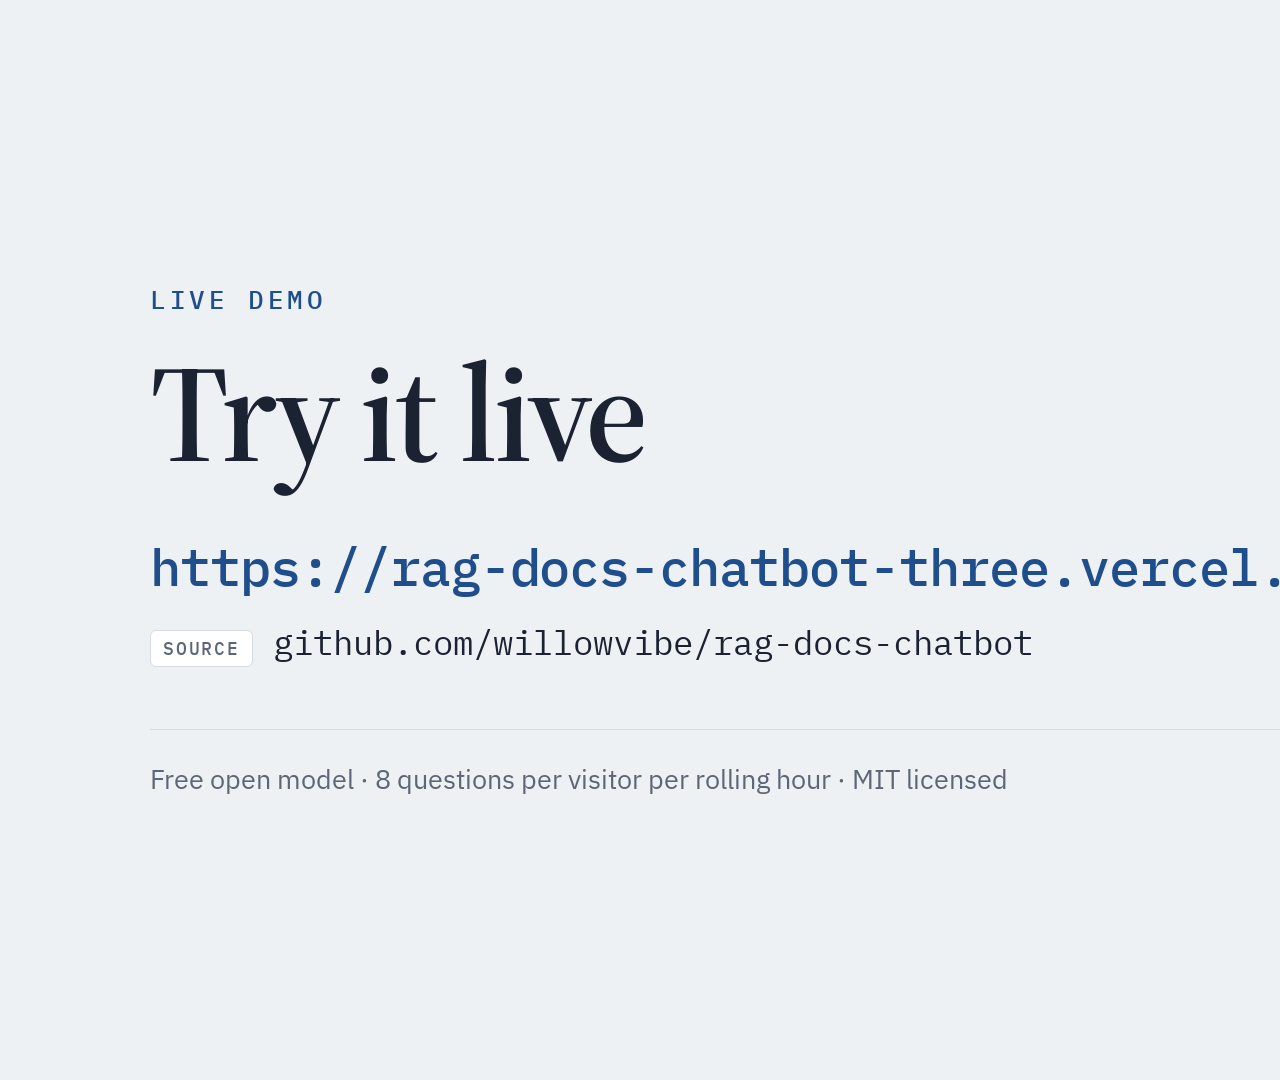
<file: scripts/demo/cards/end.html>
<!doctype html>
<html lang="en">
<head>
<meta charset="utf-8">
<title>rag-docs-chatbot</title>
<link rel="stylesheet" href="https://fonts.googleapis.com/css2?family=IBM+Plex+Mono:wght@400;500&family=IBM+Plex+Sans+Condensed:wght@600&family=IBM+Plex+Sans:wght@400;500;600&family=Source+Serif+4:ital,opsz,wght@0,8..60,400;0,8..60,600;1,8..60,400&display=swap">
<style>
  :root {
    --paper: #EEF1F4;
    --surface: #FFFFFF;
    --ink: #1B2333;
    --muted: #5B6676;
    --rule: #D5DBE3;
    --blue: #1F4E8C;
    --blue-soft: #E3EBF6;
    --highlight: #FFE36E;
    --font-ui: "IBM Plex Sans", ui-sans-serif, system-ui, -apple-system, "Segoe UI", Roboto, Helvetica, Arial, sans-serif;
    --font-serif: "Source Serif 4", ui-serif, Georgia, Cambria, "Times New Roman", Times, serif;
    --font-mono: "IBM Plex Mono", ui-monospace, SFMono-Regular, Menlo, Consolas, "Liberation Mono", monospace;
  }
  * { box-sizing: border-box; }
  html, body { margin: 0; width: 1920px; height: 1080px; overflow: hidden; }
  body {
    background: var(--paper);
    color: var(--ink);
    font-family: var(--font-ui);
    -webkit-font-smoothing: antialiased;
    text-rendering: optimizeLegibility;
  }
  .wrap {
    width: 1920px;
    height: 1080px;
    padding: 120px 150px;
    display: flex;
    flex-direction: column;
    justify-content: center;
  }
  .eyebrow {
    margin: 0 0 28px;
    color: var(--blue);
    font-family: var(--font-mono);
    font-size: 26px;
    font-weight: 500;
    letter-spacing: 0.14em;
    text-transform: uppercase;
  }
  h1 {
    margin: 0;
    color: var(--ink);
    font-family: var(--font-serif);
    font-size: 138px;
    font-weight: 600;
    line-height: 1;
    letter-spacing: -0.03em;
  }
  .live {
    margin: 54px 0 0;
    color: var(--blue);
    font-family: var(--font-mono);
    font-size: 52px;
    font-weight: 500;
    line-height: 1.2;
    letter-spacing: -0.02em;
  }
  .source {
    display: flex;
    gap: 20px;
    align-items: baseline;
    margin: 22px 0 0;
    color: var(--ink);
    font-family: var(--font-mono);
    font-size: 34px;
    font-weight: 400;
    line-height: 1.3;
  }
  .source .label {
    flex: none;
    padding: 6px 12px;
    border: 1px solid var(--rule);
    border-radius: 6px;
    background: var(--surface);
    color: var(--muted);
    font-size: 18px;
    font-weight: 500;
    letter-spacing: 0.1em;
    text-transform: uppercase;
  }
  .rule {
    width: 100%;
    height: 1px;
    margin: 62px 0 30px;
    background: var(--rule);
  }
  .footer {
    display: flex;
    gap: 28px;
    align-items: baseline;
    justify-content: space-between;
    margin: 0;
    color: var(--muted);
    font-size: 27px;
    line-height: 1.4;
  }
  .footer .credit {
    flex: none;
    color: var(--muted);
    font-family: var(--font-mono);
    font-size: 24px;
    letter-spacing: 0.03em;
  }
</style>
</head>
<body>
  <div class="wrap">
    <p class="eyebrow">Live demo</p>
    <h1>Try it live</h1>
    <p class="live">https://rag-docs-chatbot-three.vercel.app</p>
    <p class="source">
      <span class="label">Source</span>
      <span>github.com/willowvibe/rag-docs-chatbot</span>
    </p>
    <div class="rule"></div>
    <p class="footer">
      <span>Free open model &middot; 8 questions per visitor per rolling hour &middot; MIT licensed</span>
      <span class="credit">Built by WillowVibe</span>
    </p>
  </div>
</body>
</html>
</file>
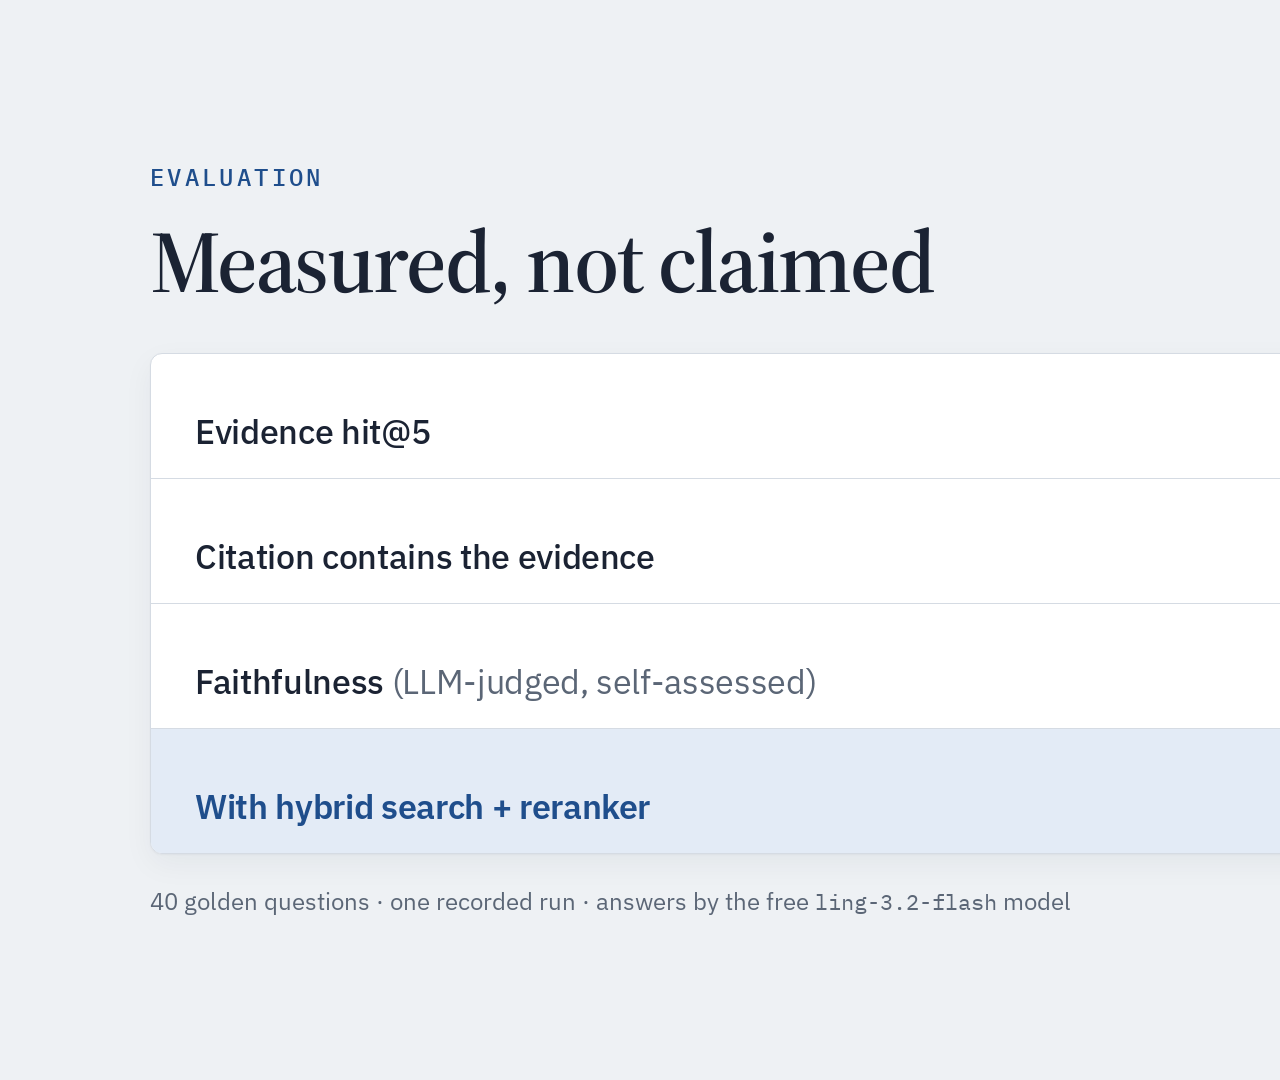
<file: scripts/demo/cards/eval.html>
<!doctype html>
<html lang="en">
<head>
<meta charset="utf-8">
<title>rag-docs-chatbot eval</title>
<link rel="stylesheet" href="https://fonts.googleapis.com/css2?family=IBM+Plex+Mono:wght@400;500&family=IBM+Plex+Sans+Condensed:wght@600&family=IBM+Plex+Sans:wght@400;500;600&family=Source+Serif+4:ital,opsz,wght@0,8..60,400;0,8..60,600;1,8..60,400&display=swap">
<style>
  :root {
    --paper: #EEF1F4;
    --surface: #FFFFFF;
    --ink: #1B2333;
    --muted: #5B6676;
    --rule: #D5DBE3;
    --blue: #1F4E8C;
    --blue-soft: #E3EBF6;
    --highlight: #FFE36E;
    --shadow: 0 1px 2px rgba(27, 35, 51, 0.04), 0 10px 30px rgba(27, 35, 51, 0.05);
    --font-ui: "IBM Plex Sans", ui-sans-serif, system-ui, -apple-system, "Segoe UI", Roboto, Helvetica, Arial, sans-serif;
    --font-serif: "Source Serif 4", ui-serif, Georgia, Cambria, "Times New Roman", Times, serif;
    --font-mono: "IBM Plex Mono", ui-monospace, SFMono-Regular, Menlo, Consolas, "Liberation Mono", monospace;
  }
  * { box-sizing: border-box; }
  html, body { margin: 0; width: 1920px; height: 1080px; overflow: hidden; }
  body {
    background: var(--paper);
    color: var(--ink);
    font-family: var(--font-ui);
    -webkit-font-smoothing: antialiased;
    text-rendering: optimizeLegibility;
  }
  .wrap {
    width: 1920px;
    height: 1080px;
    padding: 100px 150px;
    display: flex;
    flex-direction: column;
    justify-content: center;
  }
  .eyebrow {
    margin: 0 0 22px;
    color: var(--blue);
    font-family: var(--font-mono);
    font-size: 24px;
    font-weight: 500;
    letter-spacing: 0.14em;
    text-transform: uppercase;
  }
  h1 {
    margin: 0 0 44px;
    color: var(--ink);
    font-family: var(--font-serif);
    font-size: 88px;
    font-weight: 600;
    line-height: 1.06;
    letter-spacing: -0.025em;
  }
  .ledger {
    overflow: hidden;
    border: 1px solid var(--rule);
    border-radius: 12px;
    background: var(--surface);
    box-shadow: var(--shadow);
  }
  .row {
    display: grid;
    grid-template-columns: minmax(0, 1fr) auto;
    gap: 48px;
    align-items: baseline;
    padding: 24px 44px;
    border-bottom: 1px solid var(--rule);
  }
  .row:last-child { border-bottom: 0; }
  .row.hybrid { background: var(--blue-soft); }
  .label {
    margin: 0;
    color: var(--ink);
    font-size: 34px;
    font-weight: 500;
    line-height: 1.25;
    letter-spacing: -0.01em;
  }
  .row.hybrid .label { color: var(--blue); font-weight: 600; }
  .value {
    display: flex;
    gap: 12px;
    align-items: baseline;
    margin: 0;
    color: var(--blue);
    font-family: var(--font-mono);
    font-size: 76px;
    font-weight: 500;
    line-height: 1;
    letter-spacing: -0.04em;
    font-variant-numeric: tabular-nums;
    white-space: nowrap;
  }
  .value .unit {
    color: var(--blue);
    font-size: 26px;
    font-weight: 500;
    letter-spacing: 0.02em;
  }
  .footnote {
    margin: 30px 0 0;
    color: var(--muted);
    font-size: 24px;
    line-height: 1.45;
  }
  .footnote .mono {
    color: var(--muted);
    font-family: var(--font-mono);
    font-size: 22px;
  }
</style>
</head>
<body>
  <div class="wrap">
    <p class="eyebrow">Evaluation</p>
    <h1>Measured, not claimed</h1>
    <div class="ledger">
      <div class="row">
        <p class="label">Evidence hit@5</p>
        <p class="value">87.5%</p>
      </div>
      <div class="row">
        <p class="label">Citation contains the evidence</p>
        <p class="value">87.5%</p>
      </div>
      <div class="row">
        <p class="label">Faithfulness <span style="color: var(--muted); font-weight: 400;">(LLM-judged, self-assessed)</span></p>
        <p class="value">0.97</p>
      </div>
      <div class="row hybrid">
        <p class="label">With hybrid search + reranker</p>
        <p class="value">92.5% <span class="unit">hit@5</span></p>
      </div>
    </div>
    <p class="footnote">40 golden questions &middot; one recorded run &middot; answers by the free <span class="mono">ling-3.2-flash</span> model</p>
  </div>
</body>
</html>
</file>
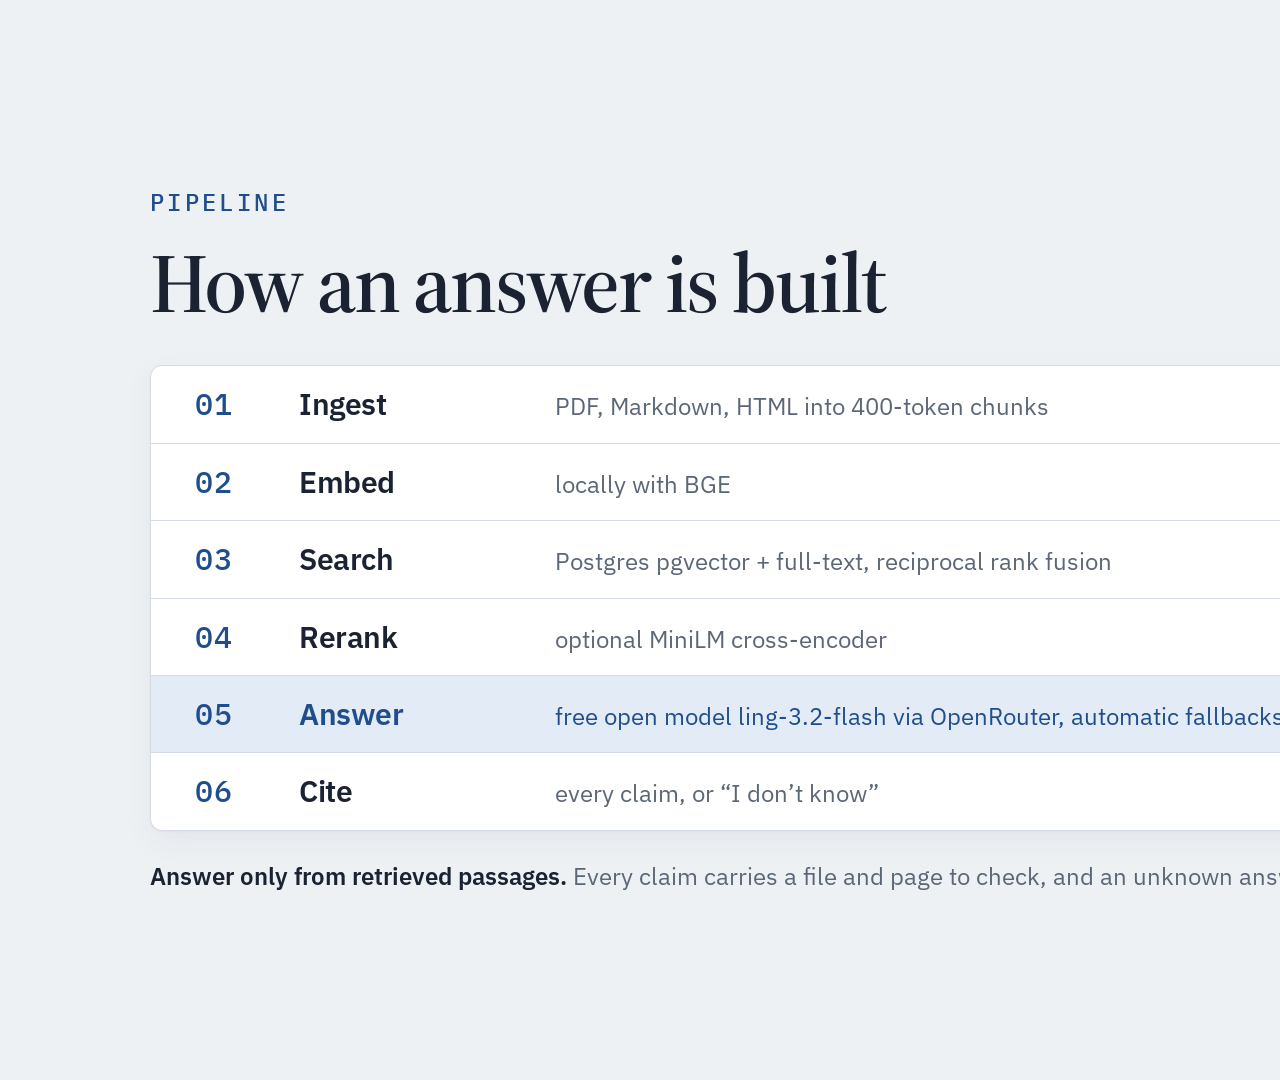
<file: scripts/demo/cards/pipeline.html>
<!doctype html>
<html lang="en">
<head>
<meta charset="utf-8">
<title>rag-docs-chatbot pipeline</title>
<link rel="stylesheet" href="https://fonts.googleapis.com/css2?family=IBM+Plex+Mono:wght@400;500&family=IBM+Plex+Sans+Condensed:wght@600&family=IBM+Plex+Sans:wght@400;500;600&family=Source+Serif+4:ital,opsz,wght@0,8..60,400;0,8..60,600;1,8..60,400&display=swap">
<style>
  :root {
    --paper: #EEF1F4;
    --surface: #FFFFFF;
    --ink: #1B2333;
    --muted: #5B6676;
    --rule: #D5DBE3;
    --blue: #1F4E8C;
    --blue-soft: #E3EBF6;
    --highlight: #FFE36E;
    --shadow: 0 1px 2px rgba(27, 35, 51, 0.04), 0 10px 30px rgba(27, 35, 51, 0.05);
    --font-ui: "IBM Plex Sans", ui-sans-serif, system-ui, -apple-system, "Segoe UI", Roboto, Helvetica, Arial, sans-serif;
    --font-serif: "Source Serif 4", ui-serif, Georgia, Cambria, "Times New Roman", Times, serif;
    --font-mono: "IBM Plex Mono", ui-monospace, SFMono-Regular, Menlo, Consolas, "Liberation Mono", monospace;
  }
  * { box-sizing: border-box; }
  html, body { margin: 0; width: 1920px; height: 1080px; overflow: hidden; }
  body {
    background: var(--paper);
    color: var(--ink);
    font-family: var(--font-ui);
    -webkit-font-smoothing: antialiased;
    text-rendering: optimizeLegibility;
  }
  .wrap {
    width: 1920px;
    height: 1080px;
    padding: 96px 150px;
    display: flex;
    flex-direction: column;
    justify-content: center;
  }
  .eyebrow {
    margin: 0 0 20px;
    color: var(--blue);
    font-family: var(--font-mono);
    font-size: 24px;
    font-weight: 500;
    letter-spacing: 0.14em;
    text-transform: uppercase;
  }
  h1 {
    margin: 0 0 38px;
    color: var(--ink);
    font-family: var(--font-serif);
    font-size: 84px;
    font-weight: 600;
    line-height: 1.06;
    letter-spacing: -0.025em;
  }
  .flow {
    overflow: hidden;
    border: 1px solid var(--rule);
    border-radius: 12px;
    background: var(--surface);
    box-shadow: var(--shadow);
  }
  .step {
    display: grid;
    grid-template-columns: 78px 230px minmax(0, 1fr);
    gap: 26px;
    align-items: baseline;
    padding: 20px 44px;
    border-bottom: 1px solid var(--rule);
  }
  .step:last-child { border-bottom: 0; }
  .step.answer { background: var(--blue-soft); }
  .num {
    color: var(--blue);
    font-family: var(--font-mono);
    font-size: 30px;
    font-weight: 500;
    line-height: 1.2;
    letter-spacing: 0.02em;
  }
  .name {
    margin: 0;
    color: var(--ink);
    font-size: 30px;
    font-weight: 600;
    line-height: 1.2;
    letter-spacing: -0.015em;
  }
  .detail {
    margin: 0;
    color: var(--muted);
    font-size: 24px;
    font-weight: 400;
    line-height: 1.35;
  }
  .step.answer .name,
  .step.answer .detail { color: var(--blue); }
  .note {
    margin: 28px 0 0;
    color: var(--muted);
    font-size: 24px;
    line-height: 1.45;
  }
  .note strong { color: var(--ink); font-weight: 600; }
</style>
</head>
<body>
  <div class="wrap">
    <p class="eyebrow">Pipeline</p>
    <h1>How an answer is built</h1>
    <div class="flow">
      <div class="step">
        <span class="num">01</span>
        <p class="name">Ingest</p>
        <p class="detail">PDF, Markdown, HTML into 400-token chunks</p>
      </div>
      <div class="step">
        <span class="num">02</span>
        <p class="name">Embed</p>
        <p class="detail">locally with BGE</p>
      </div>
      <div class="step">
        <span class="num">03</span>
        <p class="name">Search</p>
        <p class="detail">Postgres pgvector + full-text, reciprocal rank fusion</p>
      </div>
      <div class="step">
        <span class="num">04</span>
        <p class="name">Rerank</p>
        <p class="detail">optional MiniLM cross-encoder</p>
      </div>
      <div class="step answer">
        <span class="num">05</span>
        <p class="name">Answer</p>
        <p class="detail">free open model ling-3.2-flash via OpenRouter, automatic fallbacks across providers</p>
      </div>
      <div class="step">
        <span class="num">06</span>
        <p class="name">Cite</p>
        <p class="detail">every claim, or &ldquo;I don&rsquo;t know&rdquo;</p>
      </div>
    </div>
    <p class="note"><strong>Answer only from retrieved passages.</strong> Every claim carries a file and page to check, and an unknown answer is refused rather than guessed.</p>
  </div>
</body>
</html>
</file>
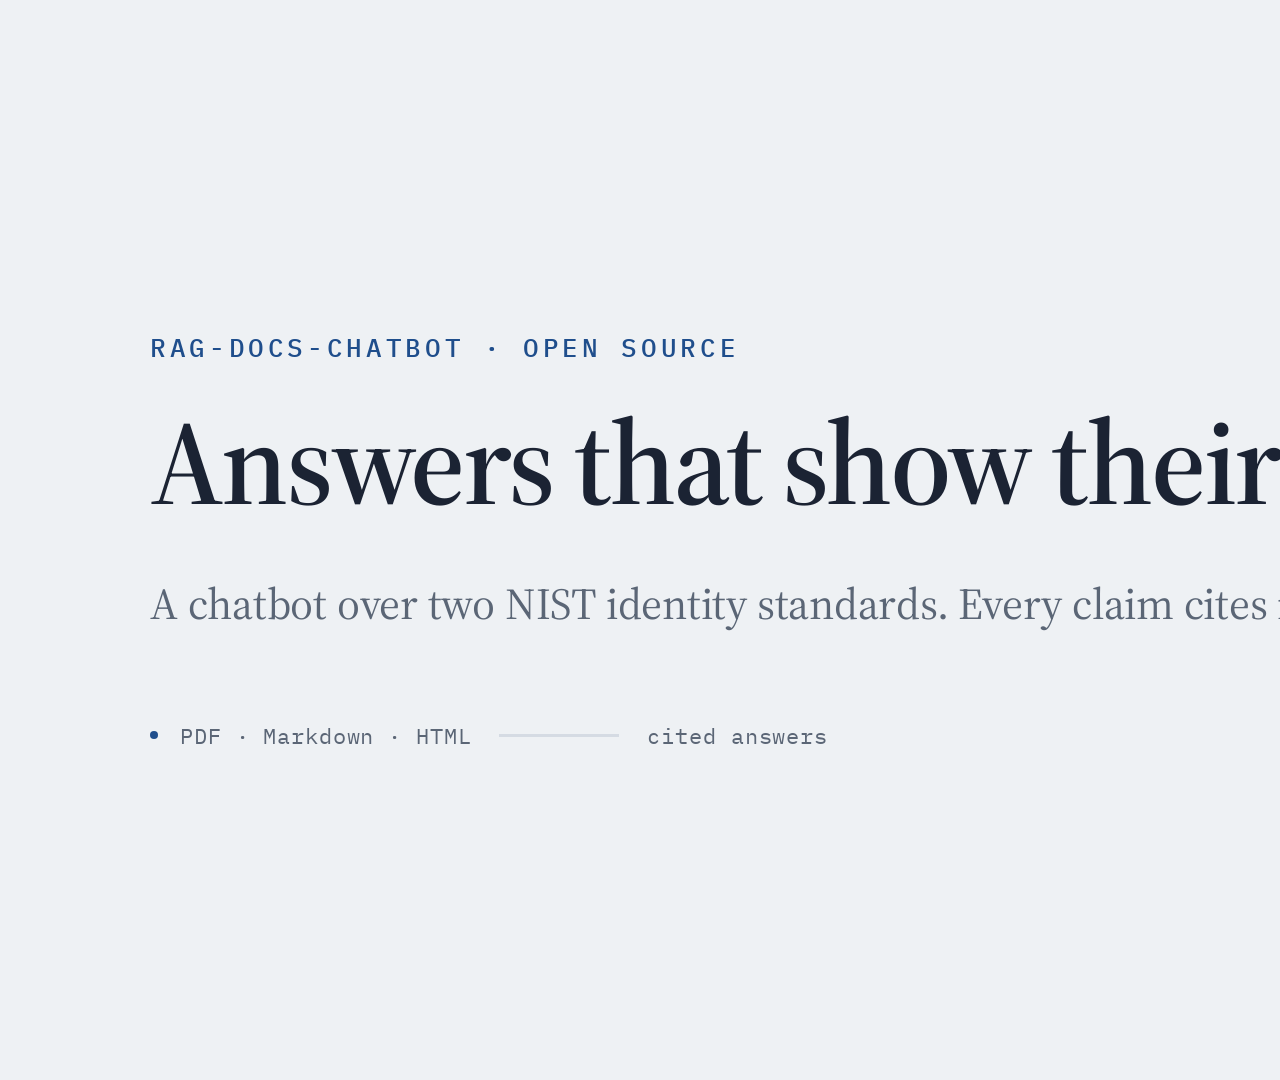
<file: scripts/demo/cards/title.html>
<!doctype html>
<html lang="en">
<head>
<meta charset="utf-8">
<title>rag-docs-chatbot</title>
<link rel="stylesheet" href="https://fonts.googleapis.com/css2?family=IBM+Plex+Mono:wght@400;500&family=IBM+Plex+Sans+Condensed:wght@600&family=IBM+Plex+Sans:wght@400;500;600&family=Source+Serif+4:ital,opsz,wght@0,8..60,400;0,8..60,600;1,8..60,400&display=swap">
<style>
  :root {
    --paper: #EEF1F4;
    --surface: #FFFFFF;
    --ink: #1B2333;
    --muted: #5B6676;
    --rule: #D5DBE3;
    --blue: #1F4E8C;
    --blue-soft: #E3EBF6;
    --highlight: #FFE36E;
    --font-ui: "IBM Plex Sans", ui-sans-serif, system-ui, -apple-system, "Segoe UI", Roboto, Helvetica, Arial, sans-serif;
    --font-serif: "Source Serif 4", ui-serif, Georgia, Cambria, "Times New Roman", Times, serif;
    --font-mono: "IBM Plex Mono", ui-monospace, SFMono-Regular, Menlo, Consolas, "Liberation Mono", monospace;
  }
  * { box-sizing: border-box; }
  html, body { margin: 0; width: 1920px; height: 1080px; overflow: hidden; }
  body {
    background: var(--paper);
    color: var(--ink);
    font-family: var(--font-ui);
    -webkit-font-smoothing: antialiased;
    text-rendering: optimizeLegibility;
  }
  .wrap {
    width: 1920px;
    height: 1080px;
    padding: 120px 150px;
    display: flex;
    flex-direction: column;
    justify-content: center;
  }
  .eyebrow {
    margin: 0 0 34px;
    color: var(--blue);
    font-family: var(--font-mono);
    font-size: 26px;
    font-weight: 500;
    letter-spacing: 0.14em;
    text-transform: uppercase;
  }
  h1 {
    margin: 0;
    color: var(--ink);
    font-family: var(--font-serif);
    font-size: 120px;
    font-weight: 600;
    line-height: 1.08;
    letter-spacing: -0.025em;
    text-wrap: balance;
  }
  .mark {
    padding: 0 0.06em;
    background-image: linear-gradient(
      transparent 12%, var(--highlight) 12%, var(--highlight) 88%, transparent 88%
    );
    background-repeat: no-repeat;
    background-position: left center;
    background-size: 100% 100%;
    -webkit-box-decoration-break: clone;
    box-decoration-break: clone;
  }
  .lede {
    max-width: 1280px;
    margin: 46px 0 0;
    color: var(--muted);
    font-family: var(--font-serif);
    font-size: 44px;
    font-weight: 400;
    line-height: 1.38;
    letter-spacing: -0.005em;
    text-wrap: balance;
  }
  .footer {
    display: flex;
    gap: 22px;
    align-items: center;
    margin: 86px 0 0;
    color: var(--muted);
    font-family: var(--font-mono);
    font-size: 22px;
    letter-spacing: 0.04em;
  }
  .footer .dot {
    width: 8px;
    height: 8px;
    border-radius: 50%;
    background: var(--blue);
  }
  .rule {
    width: 120px;
    height: 3px;
    margin: 0 6px;
    background: var(--rule);
  }
</style>
</head>
<body>
  <div class="wrap">
    <p class="eyebrow">rag-docs-chatbot &middot; open source</p>
    <h1>Answers that show their <span class="mark">page</span>.</h1>
    <p class="lede">A chatbot over two NIST identity standards. Every claim cites its page.</p>
    <p class="footer">
      <span class="dot"></span>
      <span>PDF &middot; Markdown &middot; HTML</span>
      <span class="rule"></span>
      <span>cited answers</span>
    </p>
  </div>
</body>
</html>
</file>
